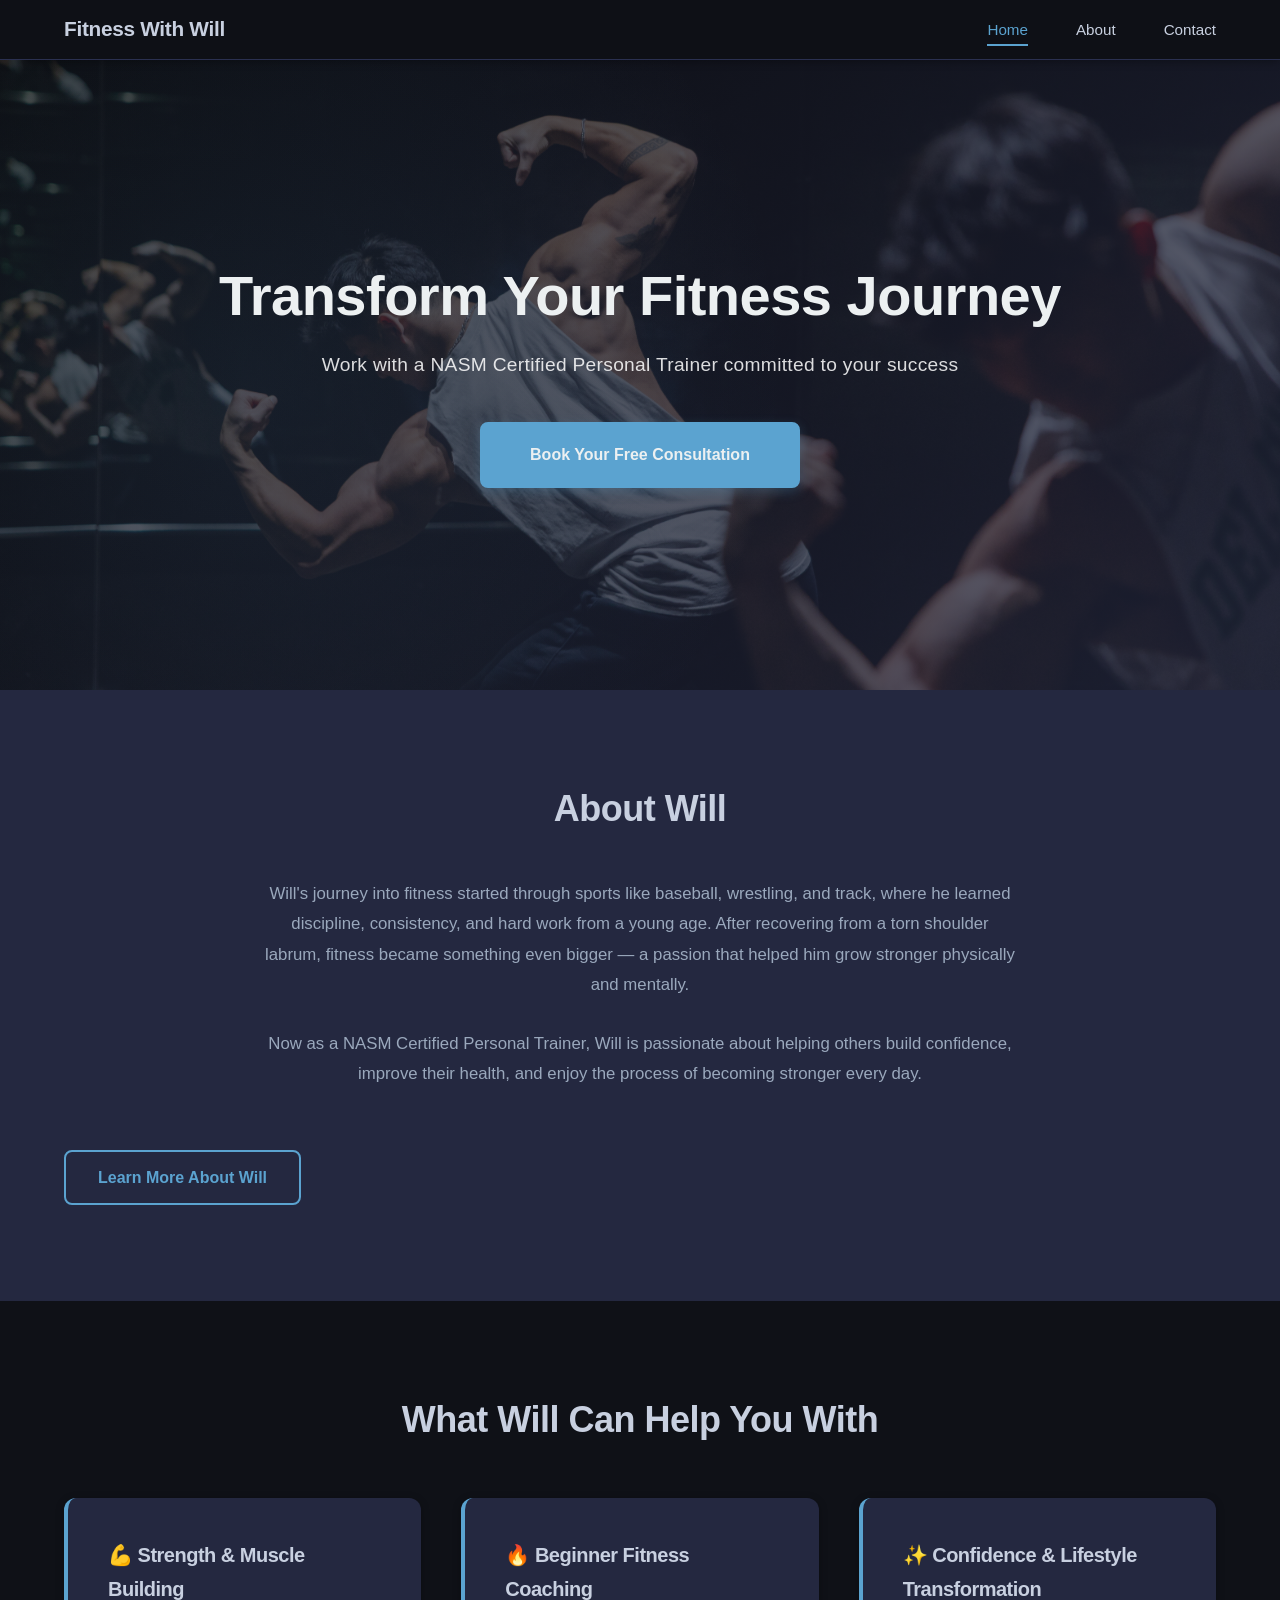
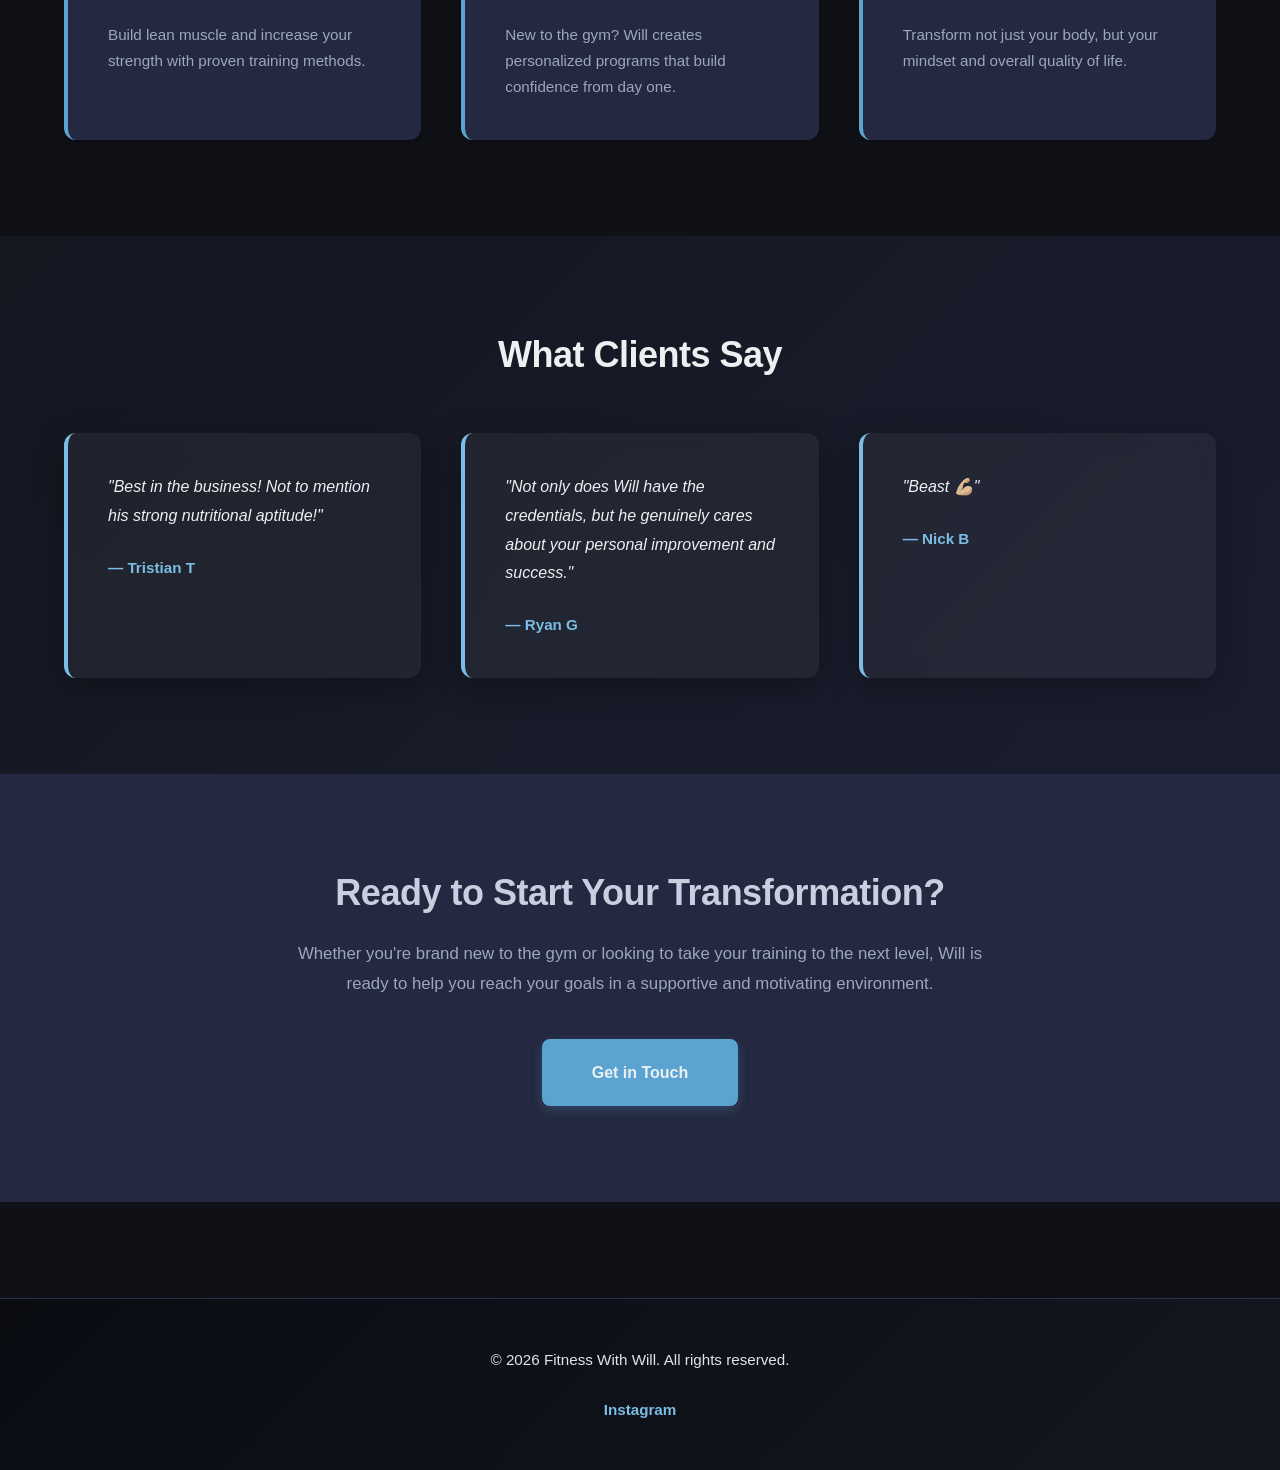
<file: index.html>
<!DOCTYPE html>
<html lang="en">
<head>
    <meta charset="UTF-8">
    <meta name="viewport" content="width=device-width, initial-scale=1.0">
    <title>Fitness With Will | Personal Training in North Ocean City, MD</title>
    <link rel="icon" type="image/jpeg" href="assets/images/headshot.JPEG">
    <link rel="stylesheet" href="css/style.css">
</head>
<body>
    <!-- Navigation -->
    <nav class="navbar">
        <div class="container">
            <div class="logo">
                <h1>Fitness With Will</h1>
            </div>
            <ul class="nav-links">
                <li><a href="#home" class="active">Home</a></li>
                <li><a href="about.html">About</a></li>
                <li><a href="contact.html">Contact</a></li>
            </ul>
        </div>
    </nav>

    <!-- Hero Section -->
    <section id="home" class="hero">
        <div class="hero-content">
            <h2>Transform Your Fitness Journey</h2>
            <p>Work with a NASM Certified Personal Trainer committed to your success</p>
            <a href="contact.html" class="cta-button">Book Your Free Consultation</a>
        </div>
    </section>

    <!-- About Preview -->
    <section class="about-preview">
        <div class="container">
            <h2>About Will</h2>
            <p>Will's journey into fitness started through sports like baseball, wrestling, and track, where he learned discipline, consistency, and hard work from a young age. After recovering from a torn shoulder labrum, fitness became something even bigger — a passion that helped him grow stronger physically and mentally.</p>
            <p>Now as a NASM Certified Personal Trainer, Will is passionate about helping others build confidence, improve their health, and enjoy the process of becoming stronger every day.</p>
            <a href="about.html" class="learn-more">Learn More About Will</a>
        </div>
    </section>

    <!-- Specialties -->
    <section class="specialties">
        <div class="container">
            <h2>What Will Can Help You With</h2>
            <div class="specialty-grid">
                <div class="specialty-card">
                    <h3>💪 Strength & Muscle Building</h3>
                    <p>Build lean muscle and increase your strength with proven training methods.</p>
                </div>
                <div class="specialty-card">
                    <h3>🔥 Beginner Fitness Coaching</h3>
                    <p>New to the gym? Will creates personalized programs that build confidence from day one.</p>
                </div>
                <div class="specialty-card">
                    <h3>✨ Confidence & Lifestyle Transformation</h3>
                    <p>Transform not just your body, but your mindset and overall quality of life.</p>
                </div>
            </div>
        </div>
    </section>

    <!-- Testimonials -->
    <section class="testimonials">
        <div class="container">
            <h2>What Clients Say</h2>
            <div class="testimonial-grid">
                <div class="testimonial-card">
                    <p>"Best in the business! Not to mention his strong nutritional aptitude!"</p>
                    <span class="testimonial-author">— Tristian T</span>
                </div>
                <div class="testimonial-card">
                    <p>"Not only does Will have the credentials, but he genuinely cares about your personal improvement and success."</p>
                    <span class="testimonial-author">— Ryan G</span>
                </div>
                <div class="testimonial-card">
                    <p>"Beast 💪🏼"</p>
                    <span class="testimonial-author">— Nick B</span>
                </div>
            </div>
        </div>
    </section>

    <!-- CTA Section -->
    <section class="cta-section">
        <div class="container">
            <h2>Ready to Start Your Transformation?</h2>
            <p>Whether you're brand new to the gym or looking to take your training to the next level, Will is ready to help you reach your goals in a supportive and motivating environment.</p>
            <a href="contact.html" class="cta-button">Get in Touch</a>
        </div>
    </section>

    <!-- Footer -->
    <footer class="footer">
        <div class="container">
            <p>&copy; 2026 Fitness With Will. All rights reserved.</p>
            <div class="social-links">
                <a href="https://www.instagram.com/fitnesswith_will/" target="_blank">Instagram</a>
            </div>
        </div>
    </footer>

    <script src="js/main.js"></script>
</body>
</html>
</file>
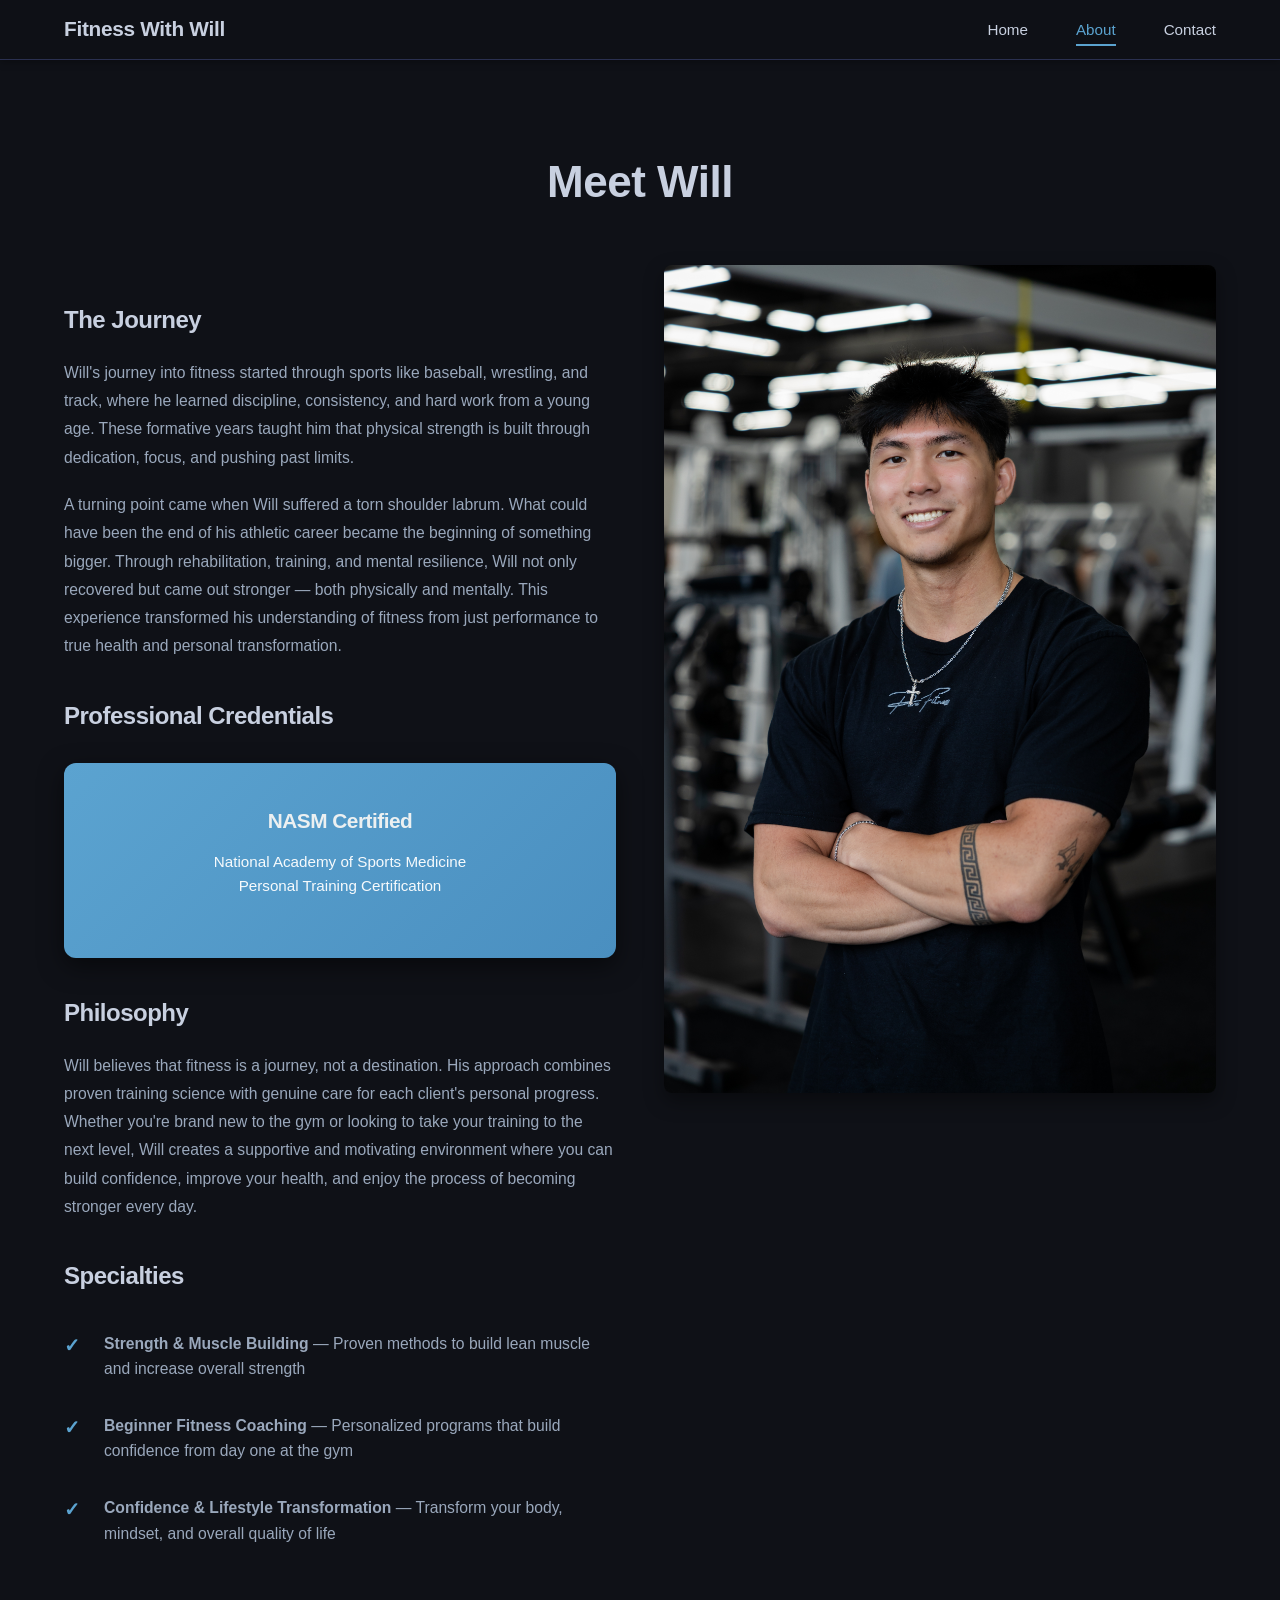
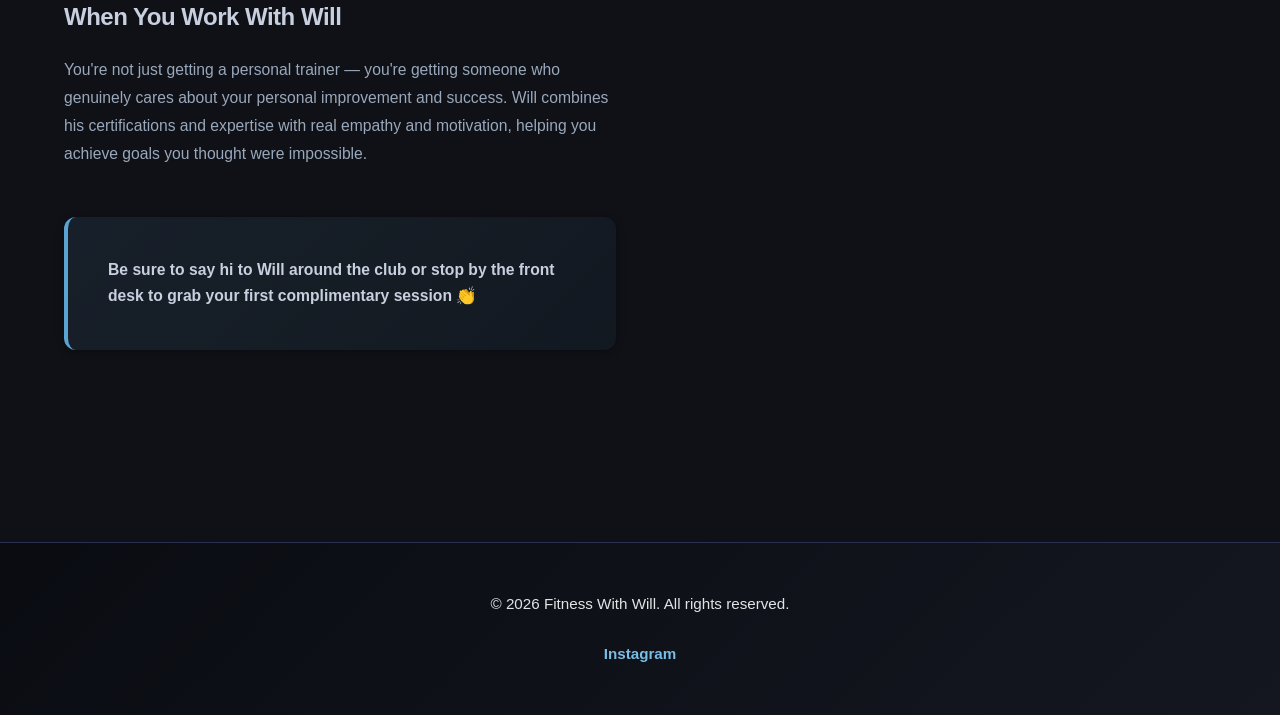
<file: about.html>
<!DOCTYPE html>
<html lang="en">
<head>
    <meta charset="UTF-8">
    <meta name="viewport" content="width=device-width, initial-scale=1.0">
    <title>About Will | Fitness With Will</title>
    <link rel="icon" type="image/jpeg" href="assets/images/headshot.JPEG">
    <link rel="stylesheet" href="css/style.css">
</head>
<body>
    <!-- Navigation -->
    <nav class="navbar">
        <div class="container">
            <div class="logo">
                <h1>Fitness With Will</h1>
            </div>
            <ul class="nav-links">
                <li><a href="index.html">Home</a></li>
                <li><a href="#about" class="active">About</a></li>
                <li><a href="contact.html">Contact</a></li>
            </ul>
        </div>
    </nav>

    <!-- About Section -->
    <section id="about" class="about-full">
        <div class="container">
            <h1>Meet Will</h1>

            <div class="about-content">
                <div class="about-text">
                    <h2>The Journey</h2>
                    <p>Will's journey into fitness started through sports like baseball, wrestling, and track, where he learned discipline, consistency, and hard work from a young age. These formative years taught him that physical strength is built through dedication, focus, and pushing past limits.</p>

                    <p>A turning point came when Will suffered a torn shoulder labrum. What could have been the end of his athletic career became the beginning of something bigger. Through rehabilitation, training, and mental resilience, Will not only recovered but came out stronger — both physically and mentally. This experience transformed his understanding of fitness from just performance to true health and personal transformation.</p>

                    <h2>Professional Credentials</h2>
                    <div class="credentials">
                        <div class="credential-badge">
                            <h3>NASM Certified</h3>
                            <p>National Academy of Sports Medicine<br>Personal Training Certification</p>
                        </div>
                    </div>

                    <h2>Philosophy</h2>
                    <p>Will believes that fitness is a journey, not a destination. His approach combines proven training science with genuine care for each client's personal progress. Whether you're brand new to the gym or looking to take your training to the next level, Will creates a supportive and motivating environment where you can build confidence, improve your health, and enjoy the process of becoming stronger every day.</p>

                    <h2>Specialties</h2>
                    <ul class="specialty-list">
                        <li><strong>Strength & Muscle Building</strong> — Proven methods to build lean muscle and increase overall strength</li>
                        <li><strong>Beginner Fitness Coaching</strong> — Personalized programs that build confidence from day one at the gym</li>
                        <li><strong>Confidence & Lifestyle Transformation</strong> — Transform your body, mindset, and overall quality of life</li>
                    </ul>

                    <h2>When You Work With Will</h2>
                    <p>You're not just getting a personal trainer — you're getting someone who genuinely cares about your personal improvement and success. Will combines his certifications and expertise with real empathy and motivation, helping you achieve goals you thought were impossible.</p>

                    <div class="invitation">
                        <p><strong>Be sure to say hi to Will around the club or stop by the front desk to grab your first complimentary session 👏</strong></p>
                    </div>
                </div>

                <div class="about-image">
                    <img src="assets/images/headshot.JPEG" alt="Will - NASM Certified Personal Trainer" class="headshot-image">
                </div>
            </div>
        </div>
    </section>

    <!-- Footer -->
    <footer class="footer">
        <div class="container">
            <p>&copy; 2026 Fitness With Will. All rights reserved.</p>
            <div class="social-links">
                <a href="https://www.instagram.com/fitnesswith_will/" target="_blank">Instagram</a>
            </div>
        </div>
    </footer>

    <script src="js/main.js"></script>
</body>
</html>
</file>
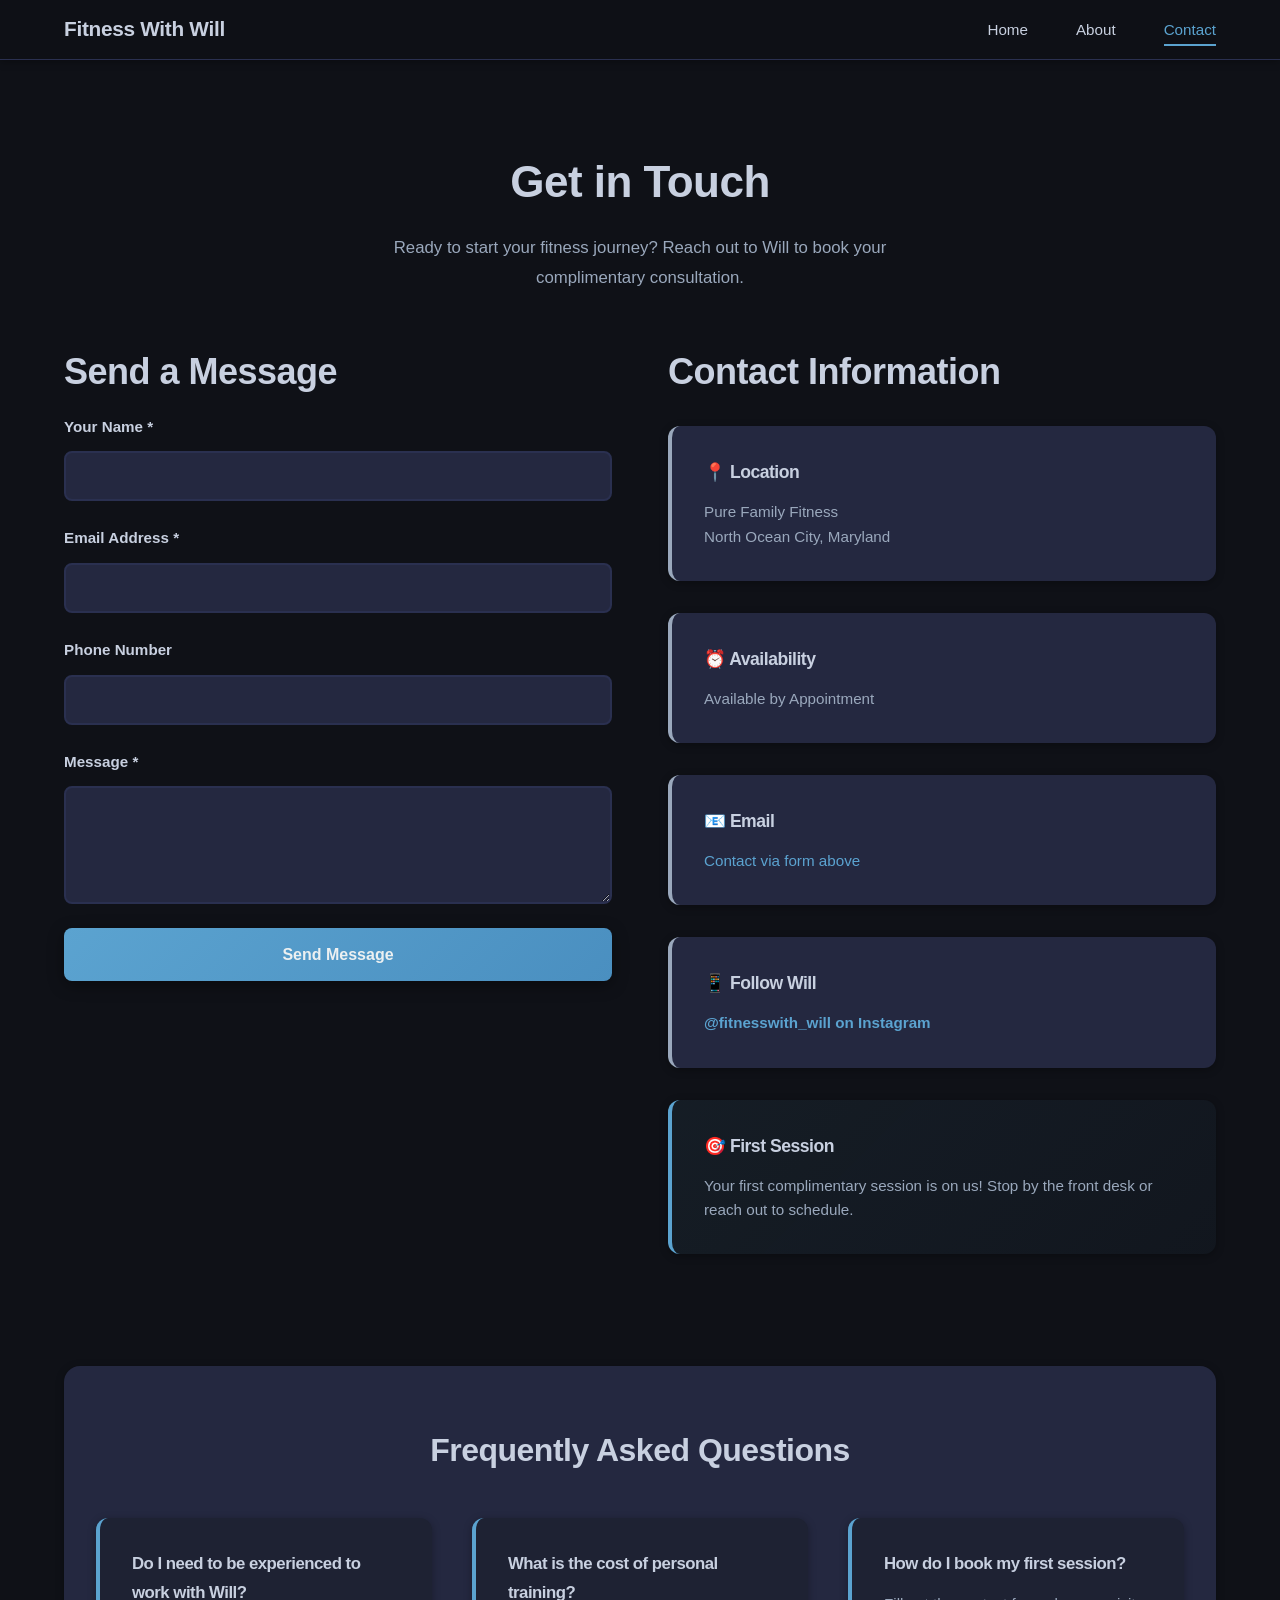
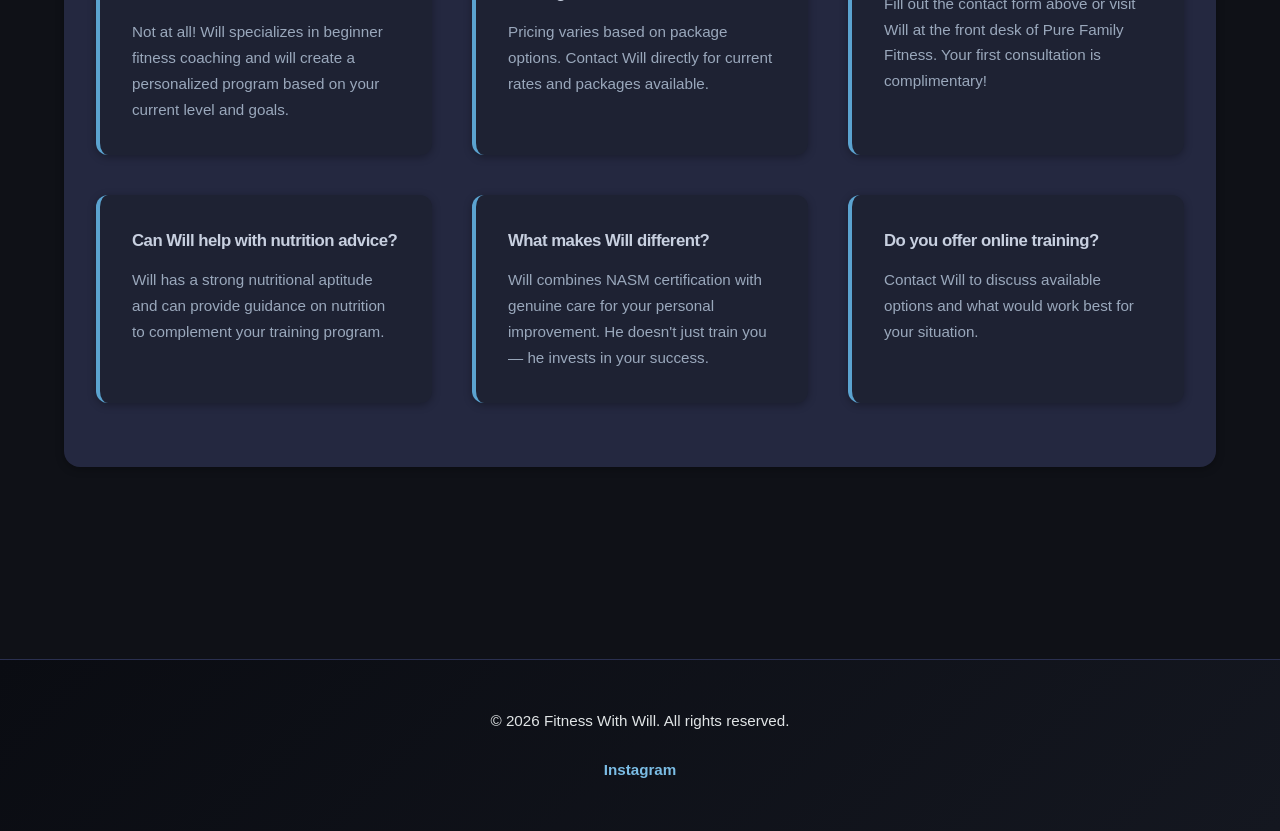
<file: contact.html>
<!DOCTYPE html>
<html lang="en">
<head>
    <meta charset="UTF-8">
    <meta name="viewport" content="width=device-width, initial-scale=1.0">
    <title>Contact Will | Fitness With Will</title>
    <link rel="icon" type="image/jpeg" href="assets/images/headshot.JPEG">
    <link rel="stylesheet" href="css/style.css">
</head>
<body>
    <!-- Navigation -->
    <nav class="navbar">
        <div class="container">
            <div class="logo">
                <h1>Fitness With Will</h1>
            </div>
            <ul class="nav-links">
                <li><a href="index.html">Home</a></li>
                <li><a href="about.html">About</a></li>
                <li><a href="#contact" class="active">Contact</a></li>
            </ul>
        </div>
    </nav>

    <!-- Contact Section -->
    <section id="contact" class="contact">
        <div class="container">
            <h1>Get in Touch</h1>
            <p class="intro-text">Ready to start your fitness journey? Reach out to Will to book your complimentary consultation.</p>

            <div class="contact-grid">
                <!-- Contact Form -->
                <div class="contact-form-wrapper">
                    <h2>Send a Message</h2>
                    <form id="contactForm" class="contact-form">
                        <div class="form-group">
                            <label for="name">Your Name *</label>
                            <input type="text" id="name" name="name" required>
                        </div>

                        <div class="form-group">
                            <label for="email">Email Address *</label>
                            <input type="email" id="email" name="email" required>
                        </div>

                        <div class="form-group">
                            <label for="phone">Phone Number</label>
                            <input type="tel" id="phone" name="phone">
                        </div>

                        <div class="form-group">
                            <label for="message">Message *</label>
                            <textarea id="message" name="message" rows="5" required></textarea>
                        </div>

                        <button type="submit" class="submit-btn">Send Message</button>
                    </form>
                    <div id="formMessage" class="form-message"></div>
                </div>

                <!-- Contact Info -->
                <div class="contact-info">
                    <h2>Contact Information</h2>

                    <div class="info-block">
                        <h3>📍 Location</h3>
                        <p>Pure Family Fitness<br>North Ocean City, Maryland</p>
                    </div>

                    <div class="info-block">
                        <h3>⏰ Availability</h3>
                        <p>Available by Appointment</p>
                    </div>

                    <div class="info-block">
                        <h3>📧 Email</h3>
                        <p><a href="mailto:placeholder@fitnesswithwill.com">Contact via form above</a></p>
                    </div>

                    <div class="info-block">
                        <h3>📱 Follow Will</h3>
                        <p><a href="https://www.instagram.com/fitnesswith_will/" target="_blank" class="social-link">@fitnesswith_will on Instagram</a></p>
                    </div>

                    <div class="info-block highlight">
                        <h3>🎯 First Session</h3>
                        <p>Your first complimentary session is on us! Stop by the front desk or reach out to schedule.</p>
                    </div>
                </div>
            </div>

            <!-- FAQ Section -->
            <section class="faq">
                <h2>Frequently Asked Questions</h2>
                <div class="faq-grid">
                    <div class="faq-item">
                        <h3>Do I need to be experienced to work with Will?</h3>
                        <p>Not at all! Will specializes in beginner fitness coaching and will create a personalized program based on your current level and goals.</p>
                    </div>

                    <div class="faq-item">
                        <h3>What is the cost of personal training?</h3>
                        <p>Pricing varies based on package options. Contact Will directly for current rates and packages available.</p>
                    </div>

                    <div class="faq-item">
                        <h3>How do I book my first session?</h3>
                        <p>Fill out the contact form above or visit Will at the front desk of Pure Family Fitness. Your first consultation is complimentary!</p>
                    </div>

                    <div class="faq-item">
                        <h3>Can Will help with nutrition advice?</h3>
                        <p>Will has a strong nutritional aptitude and can provide guidance on nutrition to complement your training program.</p>
                    </div>

                    <div class="faq-item">
                        <h3>What makes Will different?</h3>
                        <p>Will combines NASM certification with genuine care for your personal improvement. He doesn't just train you — he invests in your success.</p>
                    </div>

                    <div class="faq-item">
                        <h3>Do you offer online training?</h3>
                        <p>Contact Will to discuss available options and what would work best for your situation.</p>
                    </div>
                </div>
            </section>
        </div>
    </section>

    <!-- Footer -->
    <footer class="footer">
        <div class="container">
            <p>&copy; 2026 Fitness With Will. All rights reserved.</p>
            <div class="social-links">
                <a href="https://www.instagram.com/fitnesswith_will/" target="_blank">Instagram</a>
            </div>
        </div>
    </footer>

    <script src="js/main.js"></script>
</body>
</html>
</file>
<file: css/style.css>
/* ========================================
   Fitness With Will - Main Stylesheet
   Dark Mode Design with Soft Blue + Gunmetal
   ======================================== */

:root {
    --primary: #5ba3d0;
    --primary-dark: #4a8fc0;
    --primary-light: #7bbde5;
    --gunmetal: #c8d0e0;
    --gunmetal-light: #9aa8bc;
    --gunmetal-lighter: #6b7494;
    --text-dark: #e8eaf0;
    --text-light: #ecf0f1;
    --bg-light: #1e2233;
    --bg-lighter: #242840;
    --bg-dark: #0f1117;
    --border-color: #2a3050;
    --success: #27ae60;
    --error: #e74c3c;
    --shadow-sm: 0 2px 8px rgba(0, 0, 0, 0.3);
    --shadow-md: 0 4px 16px rgba(0, 0, 0, 0.4);
    --shadow-lg: 0 8px 24px rgba(0, 0, 0, 0.5);
}

/* ========================================
   Reset & Base Styles
   ======================================== */

* {
    margin: 0;
    padding: 0;
    box-sizing: border-box;
}

html {
    scroll-behavior: smooth;
}

body {
    font-family: -apple-system, BlinkMacSystemFont, 'Segoe UI', 'Helvetica Neue', sans-serif;
    line-height: 1.7;
    color: var(--text-dark);
    background-color: var(--bg-dark);
    -webkit-font-smoothing: antialiased;
    -moz-osx-font-smoothing: grayscale;
}

.container {
    max-width: 1200px;
    margin: 0 auto;
    padding: 0 24px;
}

a {
    color: var(--primary);
    text-decoration: none;
    transition: all 0.3s ease;
}

a:hover {
    color: var(--primary-light);
}

h1, h2, h3, h4, h5, h6 {
    color: var(--gunmetal);
    margin-bottom: 1.2rem;
    font-weight: 600;
    letter-spacing: -0.5px;
}

h1 {
    font-size: 3rem;
    line-height: 1.2;
}

h2 {
    font-size: 2.25rem;
    line-height: 1.25;
}

h3 {
    font-size: 1.5rem;
    font-weight: 600;
}

/* ========================================
   Navigation
   ======================================== */

.navbar {
    background: rgba(15, 17, 23, 0.95);
    backdrop-filter: blur(10px);
    color: var(--text-light);
    padding: 1rem 0;
    position: sticky;
    top: 0;
    z-index: 100;
    box-shadow: var(--shadow-sm);
    border-bottom: 1px solid var(--border-color);
}

.navbar .container {
    display: flex;
    justify-content: space-between;
    align-items: center;
}

.navbar .logo h1 {
    font-size: 1.3rem;
    color: var(--gunmetal);
    margin: 0;
    font-weight: 700;
    letter-spacing: -0.3px;
}

.nav-links {
    display: flex;
    list-style: none;
    gap: 3rem;
}

.nav-links a {
    color: var(--gunmetal);
    font-weight: 500;
    font-size: 0.95rem;
    transition: all 0.3s ease;
    position: relative;
}

.nav-links a:hover {
    color: var(--primary);
}

.nav-links a.active {
    color: var(--primary);
}

.nav-links a::after {
    content: '';
    position: absolute;
    bottom: -8px;
    left: 0;
    right: 0;
    height: 2px;
    background: var(--primary);
    transform: scaleX(0);
    transform-origin: right;
    transition: transform 0.3s ease;
}

.nav-links a:hover::after,
.nav-links a.active::after {
    transform: scaleX(1);
    transform-origin: left;
}

/* ========================================
   Hero Section
   ======================================== */

.hero {
    background: linear-gradient(135deg, rgba(15, 17, 23, 0.75) 0%, rgba(36, 40, 64, 0.75) 100%), url('../assets/images/flex.JPEG') center/cover no-repeat;
    color: var(--text-light);
    padding: 10rem 2rem;
    text-align: center;
    min-height: 70vh;
    display: flex;
    align-items: center;
    justify-content: center;
    position: relative;
}

.hero::before {
    content: '';
    position: absolute;
    inset: 0;
    background: radial-gradient(circle at 20% 50%, rgba(91, 163, 208, 0.08) 0%, transparent 50%);
    pointer-events: none;
}

.hero-content {
    position: relative;
    z-index: 1;
}

.hero-content h2 {
    font-size: 3.5rem;
    color: var(--text-light);
    margin-bottom: 1.2rem;
    font-weight: 700;
    line-height: 1.2;
}

.hero-content p {
    font-size: 1.2rem;
    margin-bottom: 2.5rem;
    color: rgba(255, 255, 255, 0.85);
    font-weight: 400;
    letter-spacing: 0.3px;
}

.cta-button {
    display: inline-block;
    background: var(--primary);
    color: var(--text-light);
    padding: 1.1rem 3rem;
    border-radius: 8px;
    font-weight: 600;
    font-size: 1rem;
    transition: all 0.3s ease;
    border: 2px solid var(--primary);
    cursor: pointer;
    box-shadow: 0 4px 12px rgba(91, 163, 208, 0.25);
}

.cta-button:hover {
    background: transparent;
    border-color: var(--text-light);
    color: var(--text-light);
    transform: translateY(-3px);
    box-shadow: 0 8px 20px rgba(91, 163, 208, 0.3);
}

/* ========================================
   About Preview Section
   ======================================== */

.about-preview {
    padding: 6rem 2rem;
    background: var(--bg-lighter);
}

.about-preview h2 {
    text-align: center;
    margin-bottom: 3rem;
    font-size: 2.25rem;
}

.about-preview p {
    text-align: center;
    margin-bottom: 1.8rem;
    font-size: 1.05rem;
    line-height: 1.8;
    max-width: 750px;
    margin-left: auto;
    margin-right: auto;
    color: var(--gunmetal-light);
}

.learn-more {
    display: inline-block;
    text-align: center;
    margin-top: 2rem;
    font-weight: 600;
    color: var(--primary);
    padding: 0.75rem 2rem;
    border: 2px solid var(--primary);
    border-radius: 8px;
    transition: all 0.3s ease;
}

.learn-more:hover {
    background: var(--primary);
    color: var(--text-light);
    transform: translateY(-2px);
}

/* ========================================
   Specialties Section
   ======================================== */

.specialties {
    padding: 6rem 2rem;
    background: var(--bg-dark);
}

.specialties h2 {
    text-align: center;
    margin-bottom: 3.5rem;
    font-size: 2.25rem;
}

.specialty-grid {
    display: grid;
    grid-template-columns: repeat(auto-fit, minmax(320px, 1fr));
    gap: 2.5rem;
}

.specialty-card {
    background: var(--bg-lighter);
    padding: 2.5rem;
    border-radius: 12px;
    border-left: 4px solid var(--primary);
    transition: all 0.3s ease;
    box-shadow: var(--shadow-sm);
}

.specialty-card:hover {
    transform: translateY(-6px);
    box-shadow: var(--shadow-lg);
    background: var(--bg-light);
}

.specialty-card h3 {
    color: var(--gunmetal);
    margin-bottom: 1rem;
    font-size: 1.25rem;
}

.specialty-card p {
    color: var(--gunmetal-light);
    line-height: 1.7;
    font-size: 0.95rem;
}

/* ========================================
   Testimonials Section
   ======================================== */

.testimonials {
    padding: 6rem 2rem;
    background: linear-gradient(135deg, #141720 0%, #1a1d2e 100%);
    color: var(--text-light);
}

.testimonials h2 {
    text-align: center;
    color: var(--text-light);
    margin-bottom: 3.5rem;
    font-size: 2.25rem;
}

.testimonial-grid {
    display: grid;
    grid-template-columns: repeat(auto-fit, minmax(300px, 1fr));
    gap: 2.5rem;
}

.testimonial-card {
    background: rgba(255, 255, 255, 0.05);
    backdrop-filter: blur(10px);
    padding: 2.5rem;
    border-radius: 12px;
    border-left: 4px solid var(--primary-light);
    transition: all 0.3s ease;
    box-shadow: 0 8px 32px rgba(0, 0, 0, 0.3);
}

.testimonial-card:hover {
    background: rgba(255, 255, 255, 0.08);
    transform: translateY(-6px);
    box-shadow: 0 12px 40px rgba(0, 0, 0, 0.4);
}

.testimonial-card p {
    font-size: 1rem;
    margin-bottom: 1.5rem;
    font-style: italic;
    line-height: 1.8;
    font-weight: 300;
}

.testimonial-author {
    display: block;
    font-weight: 600;
    color: var(--primary-light);
    font-size: 0.95rem;
}

/* ========================================
   CTA Section
   ======================================== */

.cta-section {
    padding: 6rem 2rem;
    background: var(--bg-lighter);
    text-align: center;
}

.cta-section h2 {
    margin-bottom: 1.5rem;
    font-size: 2.25rem;
}

.cta-section p {
    max-width: 700px;
    margin: 0 auto 2.5rem;
    font-size: 1.05rem;
    line-height: 1.8;
    color: var(--gunmetal-light);
}

/* ========================================
   About Full Page
   ======================================== */

.about-full {
    padding: 6rem 2rem;
}

.about-full h1 {
    text-align: center;
    margin-bottom: 3.5rem;
    font-size: 2.75rem;
}

.about-content {
    display: grid;
    grid-template-columns: 1fr 1fr;
    gap: 3rem;
    align-items: start;
}

.about-text h2 {
    margin-top: 2.5rem;
    margin-bottom: 1.5rem;
    color: var(--gunmetal);
    font-size: 1.5rem;
}

.about-text p {
    line-height: 1.8;
    margin-bottom: 1.2rem;
    color: var(--gunmetal-light);
    font-size: 0.98rem;
}

.credentials {
    margin: 2rem 0;
}

.credential-badge {
    background: linear-gradient(135deg, var(--primary) 0%, var(--primary-dark) 100%);
    color: var(--text-light);
    padding: 2.5rem;
    border-radius: 12px;
    text-align: center;
    box-shadow: var(--shadow-lg);
    transition: all 0.3s ease;
}

.credential-badge:hover {
    transform: translateY(-4px);
    box-shadow: 0 12px 32px rgba(91, 163, 208, 0.3);
}

.credential-badge h3 {
    color: var(--text-light);
    margin-bottom: 0.75rem;
    font-size: 1.3rem;
}

.credential-badge p {
    color: rgba(255, 255, 255, 0.95);
    font-size: 0.95rem;
    line-height: 1.6;
}

.specialty-list {
    list-style: none;
    margin: 1.5rem 0;
}

.specialty-list li {
    padding: 1rem 0;
    padding-left: 2.5rem;
    position: relative;
    color: var(--gunmetal-light);
    font-size: 0.98rem;
    line-height: 1.6;
}

.specialty-list li::before {
    content: '✓';
    position: absolute;
    left: 0;
    color: var(--primary);
    font-weight: bold;
    font-size: 1.2rem;
}

.invitation {
    background: linear-gradient(135deg, rgba(91, 163, 208, 0.1) 0%, rgba(91, 163, 208, 0.05) 100%);
    padding: 2.5rem;
    border-radius: 12px;
    border-left: 4px solid var(--primary);
    margin-top: 3rem;
    box-shadow: var(--shadow-sm);
}

.invitation p {
    margin: 0;
    color: var(--gunmetal);
    font-weight: 500;
    line-height: 1.7;
    font-size: 0.98rem;
}

.about-image {
    height: 100%;
}

.headshot-image {
    width: 100%;
    height: auto;
    border-radius: 8px;
    box-shadow: 0 8px 20px rgba(0, 0, 0, 0.4);
    display: block;
}

@media (max-width: 768px) {
    .about-content {
        grid-template-columns: 1fr;
    }

    .about-image {
        margin-top: 2rem;
    }
}

/* ========================================
   Contact Section
   ======================================== */

.contact {
    padding: 6rem 2rem;
}

.contact h1 {
    text-align: center;
    margin-bottom: 1.5rem;
    font-size: 2.75rem;
}

.intro-text {
    text-align: center;
    font-size: 1.05rem;
    max-width: 600px;
    margin: 0 auto 3.5rem;
    color: var(--gunmetal-light);
    line-height: 1.8;
}

.contact-grid {
    display: grid;
    grid-template-columns: 1fr 1fr;
    gap: 3.5rem;
    margin-bottom: 5rem;
}

.contact-form {
    display: flex;
    flex-direction: column;
    gap: 1.5rem;
}

.form-group {
    display: flex;
    flex-direction: column;
}

.form-group label {
    margin-bottom: 0.75rem;
    font-weight: 600;
    color: var(--gunmetal);
    font-size: 0.95rem;
}

.form-group input,
.form-group textarea {
    padding: 0.9rem 1.1rem;
    border: 2px solid var(--border-color);
    border-radius: 8px;
    font-family: inherit;
    font-size: 0.95rem;
    transition: all 0.3s ease;
    background: var(--bg-lighter);
    color: var(--text-dark);
}

.form-group input::placeholder,
.form-group textarea::placeholder {
    color: var(--gunmetal-lighter);
}

.form-group input:focus,
.form-group textarea:focus {
    outline: none;
    border-color: var(--primary);
    background: var(--bg-light);
    box-shadow: 0 0 0 3px rgba(91, 163, 208, 0.15);
}

.submit-btn {
    background: linear-gradient(135deg, var(--primary) 0%, var(--primary-dark) 100%);
    color: var(--text-light);
    padding: 1.1rem;
    border: none;
    border-radius: 8px;
    font-weight: 600;
    font-size: 1rem;
    cursor: pointer;
    transition: all 0.3s ease;
    box-shadow: var(--shadow-md);
}

.submit-btn:hover {
    transform: translateY(-3px);
    box-shadow: 0 8px 20px rgba(91, 163, 208, 0.35);
}

.submit-btn:active {
    transform: translateY(-1px);
}

.form-message {
    padding: 1rem;
    border-radius: 4px;
    text-align: center;
    font-weight: 500;
    display: none;
}

.form-message.success {
    display: block;
    background: rgba(39, 174, 96, 0.1);
    color: var(--success);
    border: 1px solid var(--success);
}

.form-message.error {
    display: block;
    background: rgba(231, 76, 60, 0.1);
    color: var(--error);
    border: 1px solid var(--error);
}

.contact-info h2 {
    margin-bottom: 2rem;
}

.info-block {
    margin-bottom: 2rem;
    padding: 2rem;
    background: var(--bg-lighter);
    border-radius: 12px;
    border-left: 4px solid var(--gunmetal-light);
    box-shadow: var(--shadow-sm);
    transition: all 0.3s ease;
}

.info-block:hover {
    box-shadow: var(--shadow-md);
    transform: translateY(-2px);
}

.info-block.highlight {
    border-left-color: var(--primary);
    background: linear-gradient(135deg, rgba(91, 163, 208, 0.08) 0%, rgba(91, 163, 208, 0.04) 100%);
}

.info-block h3 {
    color: var(--gunmetal);
    margin-bottom: 0.75rem;
    font-size: 1.1rem;
    font-weight: 600;
}

.info-block p {
    margin: 0;
    color: var(--gunmetal-light);
    font-size: 0.95rem;
    line-height: 1.6;
}

.social-link {
    color: var(--primary);
    font-weight: 600;
}

.social-link:hover {
    color: var(--primary-light);
}

@media (max-width: 768px) {
    .contact-grid {
        grid-template-columns: 1fr;
    }
}

/* ========================================
   FAQ Section
   ======================================== */

.faq {
    background: var(--bg-lighter);
    padding: 4rem 2rem;
    border-radius: 16px;
    margin-top: 4rem;
    box-shadow: var(--shadow-sm);
}

.faq h2 {
    text-align: center;
    margin-bottom: 3rem;
    font-size: 2rem;
}

.faq-grid {
    display: grid;
    grid-template-columns: repeat(auto-fit, minmax(320px, 1fr));
    gap: 2.5rem;
}

.faq-item {
    background: var(--bg-light);
    padding: 2rem;
    border-radius: 12px;
    border-left: 4px solid var(--primary);
    box-shadow: var(--shadow-sm);
    transition: all 0.3s ease;
}

.faq-item:hover {
    box-shadow: var(--shadow-md);
    transform: translateY(-3px);
}

.faq-item h3 {
    color: var(--gunmetal);
    font-size: 1.05rem;
    margin-bottom: 0.75rem;
    font-weight: 600;
}

.faq-item p {
    color: var(--gunmetal-light);
    line-height: 1.7;
    margin: 0;
    font-size: 0.95rem;
}

/* ========================================
   Footer
   ======================================== */

.footer {
    background: linear-gradient(135deg, #0a0c12 0%, #141720 100%);
    color: var(--text-light);
    padding: 3rem 2rem;
    text-align: center;
    margin-top: 6rem;
    border-top: 1px solid var(--border-color);
}

.footer .container {
    max-width: 1200px;
    margin: 0 auto;
}

.footer p {
    margin-bottom: 1.5rem;
    font-size: 0.95rem;
    opacity: 0.95;
}

.social-links {
    display: flex;
    justify-content: center;
    gap: 2rem;
}

.social-links a {
    color: var(--primary-light);
    font-weight: 600;
    transition: all 0.3s ease;
    font-size: 0.95rem;
}

.social-links a:hover {
    color: white;
    transform: translateY(-2px);
}

/* ========================================
   Responsive Design
   ======================================== */

@media (max-width: 768px) {
    h1 {
        font-size: 2.25rem;
    }

    h2 {
        font-size: 1.75rem;
    }

    h3 {
        font-size: 1.15rem;
    }

    .container {
        padding: 0 20px;
    }

    .navbar .container {
        flex-direction: column;
        gap: 1.5rem;
    }

    .nav-links {
        gap: 1.5rem;
        font-size: 0.9rem;
    }

    .hero {
        padding: 5rem 1rem;
        min-height: auto;
    }

    .hero-content h2 {
        font-size: 2.2rem;
    }

    .hero-content p {
        font-size: 1rem;
    }

    .about-content {
        grid-template-columns: 1fr;
    }

    .contact-grid {
        grid-template-columns: 1fr;
        gap: 2.5rem;
    }

    .specialty-grid,
    .testimonial-grid,
    .faq-grid {
        grid-template-columns: 1fr;
    }

    .about-preview,
    .specialties,
    .testimonials,
    .cta-section,
    .contact,
    .faq {
        padding: 4rem 1.5rem;
    }
}
</file>
